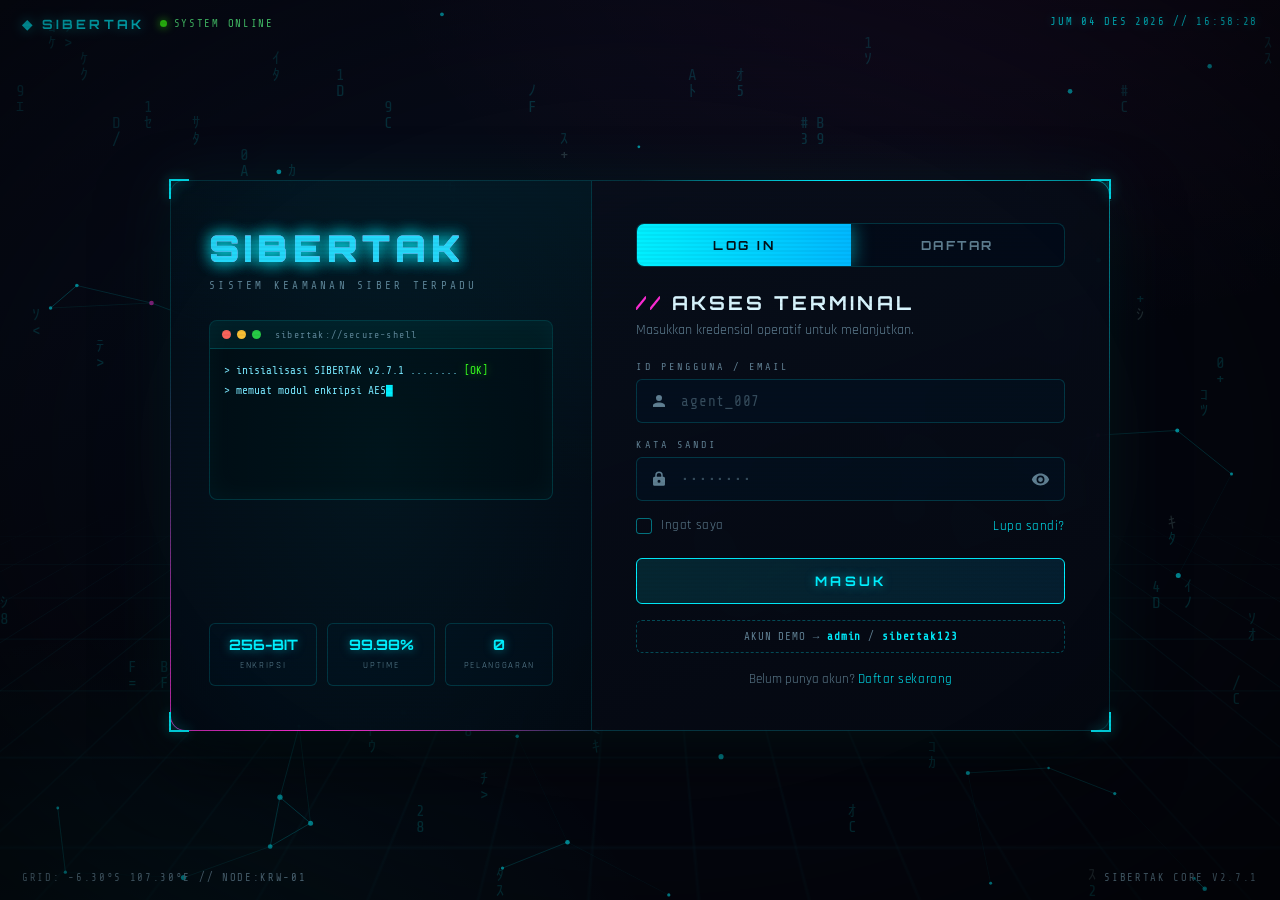
<file: index.html>
<!DOCTYPE html>
<html lang="id">
<head>
  <meta charset="UTF-8">
  <meta name="viewport" content="width=device-width, initial-scale=1.0">
  <title>SIBERTAK // Cyber Access Terminal</title>
  <meta name="description" content="SIBERTAK — Sistem Keamanan Siber Terpadu. Portal login & registrasi operatif.">
  <link rel="icon" href="data:image/svg+xml,<svg xmlns='http://www.w3.org/2000/svg' viewBox='0 0 24 24'><path fill='%2300f0ff' d='M12,1L3,5V11C3,16.55 6.84,21.74 12,23C17.16,21.74 21,16.55 21,11V5L12,1Z'/></svg>">
  <link rel="preconnect" href="https://fonts.googleapis.com">
  <link rel="preconnect" href="https://fonts.gstatic.com" crossorigin>
  <link href="https://fonts.googleapis.com/css2?family=Orbitron:wght@500;700;900&family=Rajdhani:wght@500;600;700&family=Share+Tech+Mono&display=swap" rel="stylesheet">
  <link rel="stylesheet" href="style.css">
</head>
<body>

  <!-- Latar belakang animasi -->
  <canvas id="matrix-canvas" aria-hidden="true"></canvas>
  <canvas id="net-canvas" aria-hidden="true"></canvas>
  <div class="grid-floor" aria-hidden="true"></div>
  <div class="scanlines" aria-hidden="true"></div>
  <div class="vignette" aria-hidden="true"></div>

  <!-- HUD -->
  <header class="hud hud-top-left">
    <span class="hud-logo">◆ SIBERTAK</span>
    <span class="hud-status"><i class="pulse-dot"></i>SYSTEM ONLINE</span>
  </header>
  <div class="hud hud-top-right" id="hud-clock">--:--:--</div>
  <div class="hud hud-bottom-left">GRID: -6.30°S 107.30°E // NODE:KRW-01</div>
  <div class="hud hud-bottom-right">SIBERTAK CORE v2.7.1</div>

  <!-- Kartu autentikasi -->
  <main class="auth-wrap">
    <section class="auth-card" id="auth-card">
      <span class="corner tl"></span>
      <span class="corner tr"></span>
      <span class="corner bl"></span>
      <span class="corner br"></span>

      <!-- Panel branding -->
      <aside class="brand-panel">
        <div class="brand-logo glitch" data-text="SIBERTAK">SIBERTAK</div>
        <p class="brand-sub">SISTEM KEAMANAN SIBER TERPADU</p>

        <div class="terminal">
          <div class="terminal-head">
            <span class="t-dot red"></span><span class="t-dot yellow"></span><span class="t-dot green"></span>
            <span class="t-title">sibertak://secure-shell</span>
          </div>
          <div class="terminal-body" id="terminal-body"></div>
        </div>

        <ul class="brand-stats">
          <li><b>256-BIT</b><span>ENKRIPSI</span></li>
          <li><b>99.98%</b><span>UPTIME</span></li>
          <li><b>0</b><span>PELANGGARAN</span></li>
        </ul>
      </aside>

      <!-- Panel formulir -->
      <div class="form-panel">
        <div class="tabs" id="tabs">
          <button type="button" class="tab active" data-tab="login">LOG IN</button>
          <button type="button" class="tab" data-tab="register">DAFTAR</button>
          <span class="tab-indicator" aria-hidden="true"></span>
        </div>

        <!-- ===== FORM LOGIN ===== -->
        <form id="login-form" class="auth-form active" novalidate>
          <h1 class="form-title">AKSES TERMINAL</h1>
          <p class="form-hint">Masukkan kredensial operatif untuk melanjutkan.</p>

          <div class="field">
            <label for="login-id">ID PENGGUNA / EMAIL</label>
            <div class="input-wrap">
              <svg class="icon" viewBox="0 0 24 24"><path d="M12,4A4,4 0 0,1 16,8A4,4 0 0,1 12,12A4,4 0 0,1 8,8A4,4 0 0,1 12,4M12,14C16.42,14 20,15.79 20,18V20H4V18C4,15.79 7.58,14 12,14Z"/></svg>
              <input type="text" id="login-id" class="input-text" placeholder="agent_007" autocomplete="username">
            </div>
            <p class="error-msg"></p>
          </div>

          <div class="field">
            <label for="login-pass">KATA SANDI</label>
            <div class="input-wrap">
              <svg class="icon" viewBox="0 0 24 24"><path d="M12,17A2,2 0 0,0 14,15A2,2 0 0,0 12,13A2,2 0 0,0 10,15A2,2 0 0,0 12,17M6,21A2,2 0 0,1 4,19V11A2,2 0 0,1 6,9H7V7A5,5 0 0,1 12,2A5,5 0 0,1 17,7V9H18A2,2 0 0,1 20,11V19A2,2 0 0,1 18,21H6M9,7V9H15V7A3,3 0 0,0 12,4A3,3 0 0,0 9,7Z"/></svg>
              <input type="password" id="login-pass" class="input-text input-pass" placeholder="••••••••" autocomplete="current-password">
              <button type="button" class="toggle-pass" aria-label="Tampilkan kata sandi">
                <svg class="icon-btn icon-on" viewBox="0 0 24 24"><path d="M12,9A3,3 0 0,0 9,12A3,3 0 0,0 12,15A3,3 0 0,0 15,12A3,3 0 0,0 12,9M12,17A5,5 0 0,1 7,12A5,5 0 0,1 12,7A5,5 0 0,1 17,12A5,5 0 0,1 12,17M12,4.5C7,4.5 2.73,7.61 1,12C2.73,16.39 7,19.5 12,19.5C17,19.5 21.27,16.39 23,12C21.27,7.61 17,4.5 12,4.5Z"/></svg>
                <svg class="icon-btn icon-off" viewBox="0 0 24 24"><path d="M11.83,9L15,12.16C15,12.11 15,12.05 15,12A3,3 0 0,0 12,9C11.94,9 11.89,9 11.83,9M7.53,9.8L9.08,11.35C9.03,11.56 9,11.77 9,12A3,3 0 0,0 12,15C12.22,15 12.44,14.97 12.65,14.92L14.2,16.47C13.53,16.8 12.79,17 12,17A5,5 0 0,1 7,12C7,11.21 7.2,10.47 7.53,9.8M2,4.27L4.28,6.55L4.73,7C3.08,8.3 1.78,10 1,12C2.73,16.39 7,19.5 12,19.5C13.55,19.5 15.03,19.2 16.38,18.68L16.81,19.1L19.73,22L21,20.73L3.27,3L2,4.27Z"/></svg>
              </button>
            </div>
            <p class="caps-warning hidden">▲ CAPS LOCK AKTIF</p>
            <p class="error-msg"></p>
          </div>

          <div class="form-row">
            <label class="checkbox">
              <input type="checkbox" id="remember">
              <span class="box"></span>Ingat saya
            </label>
            <a href="#" class="link" id="forgot-link">Lupa sandi?</a>
          </div>

          <button type="submit" class="btn-primary" id="login-btn"><span>MASUK</span></button>

          <div class="demo-hint">AKUN DEMO → <b>admin</b> / <b>sibertak123</b></div>
          <p class="switch-text">Belum punya akun? <a href="#" class="link" data-switch="register">Daftar sekarang</a></p>
        </form>

        <!-- ===== FORM REGISTRASI ===== -->
        <form id="register-form" class="auth-form" novalidate>
          <h1 class="form-title">REGISTRASI OPERATIF</h1>
          <p class="form-hint">Buat identitas digital baru dalam jaringan SIBERTAK.</p>

          <div class="field">
            <label for="reg-username">ID PENGGUNA</label>
            <div class="input-wrap">
              <svg class="icon" viewBox="0 0 24 24"><path d="M12,4A4,4 0 0,1 16,8A4,4 0 0,1 12,12A4,4 0 0,1 8,8A4,4 0 0,1 12,4M12,14C16.42,14 20,15.79 20,18V20H4V18C4,15.79 7.58,14 12,14Z"/></svg>
              <input type="text" id="reg-username" class="input-text" placeholder="night_fox" autocomplete="username">
            </div>
            <p class="error-msg"></p>
          </div>

          <div class="field">
            <label for="reg-email">EMAIL</label>
            <div class="input-wrap">
              <svg class="icon" viewBox="0 0 24 24"><path d="M20,8L12,13L4,8V6L12,11L20,6M20,4H4C2.89,4 2,4.89 2,6V18A2,2 0 0,0 4,20H20A2,2 0 0,0 22,18V6C22,4.89 21.1,4 20,4Z"/></svg>
              <input type="email" id="reg-email" class="input-text" placeholder="operative@sibertak.id" autocomplete="email">
            </div>
            <p class="error-msg"></p>
          </div>

          <div class="field">
            <label for="reg-pass">KATA SANDI</label>
            <div class="input-wrap">
              <svg class="icon" viewBox="0 0 24 24"><path d="M12,17A2,2 0 0,0 14,15A2,2 0 0,0 12,13A2,2 0 0,0 10,15A2,2 0 0,0 12,17M6,21A2,2 0 0,1 4,19V11A2,2 0 0,1 6,9H7V7A5,5 0 0,1 12,2A5,5 0 0,1 17,7V9H18A2,2 0 0,1 20,11V19A2,2 0 0,1 18,21H6M9,7V9H15V7A3,3 0 0,0 12,4A3,3 0 0,0 9,7Z"/></svg>
              <input type="password" id="reg-pass" class="input-text input-pass" placeholder="Minimal 8 karakter" autocomplete="new-password">
              <button type="button" class="toggle-pass" aria-label="Tampilkan kata sandi">
                <svg class="icon-btn icon-on" viewBox="0 0 24 24"><path d="M12,9A3,3 0 0,0 9,12A3,3 0 0,0 12,15A3,3 0 0,0 15,12A3,3 0 0,0 12,9M12,17A5,5 0 0,1 7,12A5,5 0 0,1 12,7A5,5 0 0,1 17,12A5,5 0 0,1 12,17M12,4.5C7,4.5 2.73,7.61 1,12C2.73,16.39 7,19.5 12,19.5C17,19.5 21.27,16.39 23,12C21.27,7.61 17,4.5 12,4.5Z"/></svg>
                <svg class="icon-btn icon-off" viewBox="0 0 24 24"><path d="M11.83,9L15,12.16C15,12.11 15,12.05 15,12A3,3 0 0,0 12,9C11.94,9 11.89,9 11.83,9M7.53,9.8L9.08,11.35C9.03,11.56 9,11.77 9,12A3,3 0 0,0 12,15C12.22,15 12.44,14.97 12.65,14.92L14.2,16.47C13.53,16.8 12.79,17 12,17A5,5 0 0,1 7,12C7,11.21 7.2,10.47 7.53,9.8M2,4.27L4.28,6.55L4.73,7C3.08,8.3 1.78,10 1,12C2.73,16.39 7,19.5 12,19.5C13.55,19.5 15.03,19.2 16.38,18.68L16.81,19.1L19.73,22L21,20.73L3.27,3L2,4.27Z"/></svg>
              </button>
            </div>
            <div class="strength" id="strength" data-level="0">
              <span class="seg"></span><span class="seg"></span><span class="seg"></span><span class="seg"></span>
              <span class="strength-label" id="strength-label">KEKUATAN: —</span>
            </div>
            <p class="caps-warning hidden">▲ CAPS LOCK AKTIF</p>
            <p class="error-msg"></p>
          </div>

          <div class="field">
            <label for="reg-confirm">KONFIRMASI KATA SANDI</label>
            <div class="input-wrap">
              <svg class="icon" viewBox="0 0 24 24"><path d="M12,1L3,5V11C3,16.55 6.84,21.74 12,23C17.16,21.74 21,16.55 21,11V5L12,1M12,7L17,9V12.1C17,15.3 14.9,18.3 12,19.2C9.1,18.3 7,15.3 7,12.1V9L12,7Z"/></svg>
              <input type="password" id="reg-confirm" class="input-text input-pass" placeholder="Ulangi kata sandi" autocomplete="new-password">
            </div>
            <p class="error-msg"></p>
          </div>

          <div class="field check-field" id="terms-field">
            <label class="checkbox">
              <input type="checkbox" id="terms">
              <span class="box"></span>Saya menyetujui <span class="hl">Syarat &amp; Ketentuan</span> SIBERTAK
            </label>
            <p class="error-msg"></p>
          </div>

          <button type="submit" class="btn-primary" id="reg-btn"><span>BUAT AKUN</span></button>
          <p class="switch-text">Sudah punya akun? <a href="#" class="link" data-switch="login">Masuk di sini</a></p>
        </form>
      </div>
    </section>
  </main>

  <!-- Notifikasi -->
  <div class="toast-stack" id="toast-stack" aria-live="polite"></div>

  <!-- Overlay hasil (diterima / ditolak) -->
  <div class="overlay hidden" id="result-overlay">
    <div class="overlay-text" id="overlay-text">AKSES DIBERIKAN</div>
  </div>

  <script src="script.js"></script>
</body>
</html>
</file>
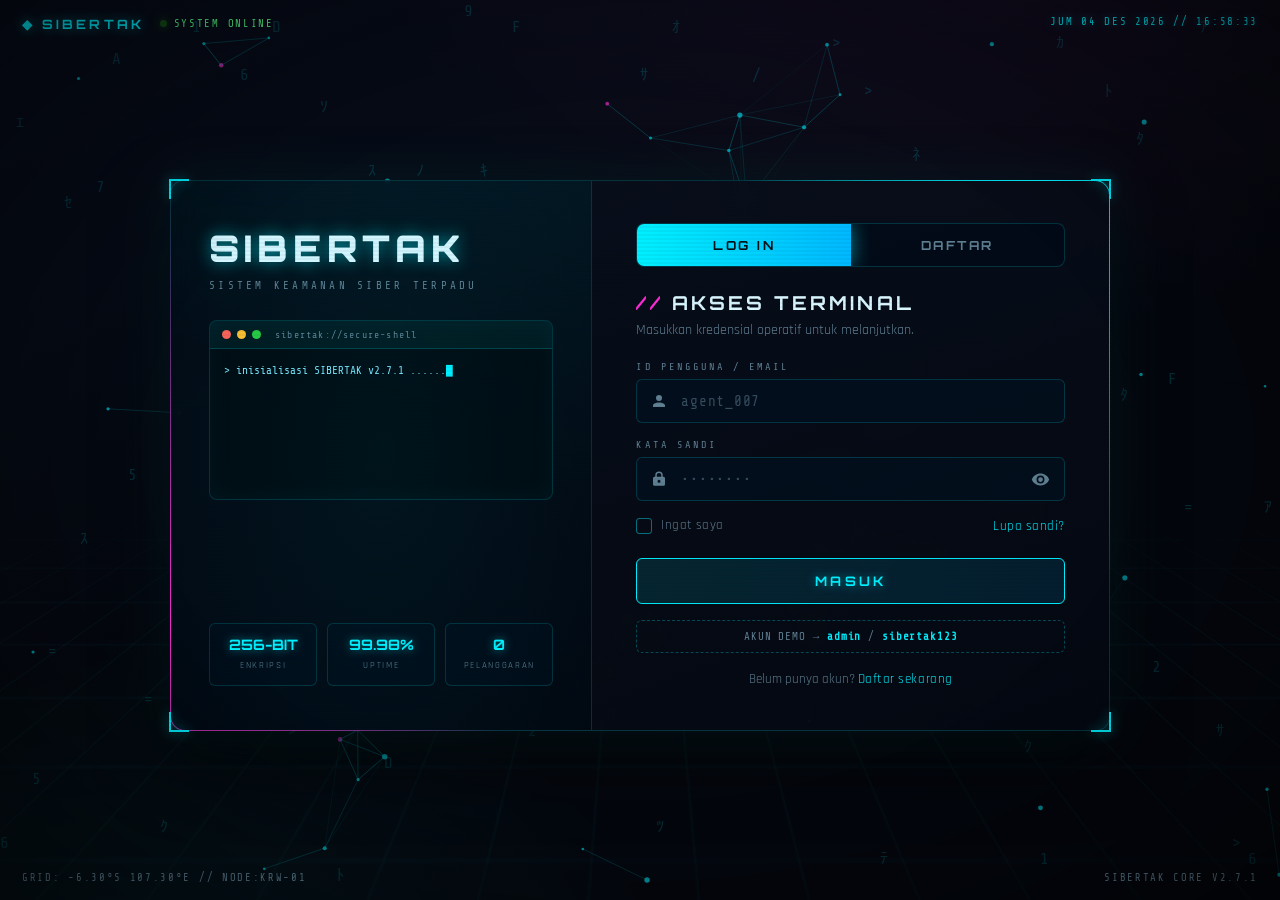
<file: dashboard.html>
<!DOCTYPE html>
<html lang="id">
<head>
  <meta charset="UTF-8">
  <meta name="viewport" content="width=device-width, initial-scale=1.0">
  <title>SIBERTAK // Command Dashboard</title>
  <link rel="icon" href="data:image/svg+xml,<svg xmlns='http://www.w3.org/2000/svg' viewBox='0 0 24 24'><path fill='%2300f0ff' d='M12,1L3,5V11C3,16.55 6.84,21.74 12,23C17.16,21.74 21,16.55 21,11V5L12,1Z'/></svg>">
  <link rel="preconnect" href="https://fonts.googleapis.com">
  <link rel="preconnect" href="https://fonts.gstatic.com" crossorigin>
  <link href="https://fonts.googleapis.com/css2?family=Orbitron:wght@500;700;900&family=Rajdhani:wght@500;600;700&family=Share+Tech+Mono&display=swap" rel="stylesheet">
  <link rel="stylesheet" href="style.css">
</head>
<body>

  <canvas id="matrix-canvas" aria-hidden="true"></canvas>
  <canvas id="net-canvas" aria-hidden="true"></canvas>
  <div class="grid-floor" aria-hidden="true"></div>
  <div class="scanlines" aria-hidden="true"></div>
  <div class="vignette" aria-hidden="true"></div>

  <header class="hud hud-top-left">
    <span class="hud-logo">◆ SIBERTAK</span>
    <span class="hud-status"><i class="pulse-dot"></i>SYSTEM ONLINE</span>
  </header>
  <div class="hud hud-top-right" id="hud-clock">--:--:--</div>
  <div class="hud hud-bottom-left">GRID: -6.30°S 107.30°E // NODE:KRW-01</div>
  <div class="hud hud-bottom-right">SIBERTAK CORE v2.7.1</div>

  <main class="dash-wrap">
    <div class="dash-head">
      <div class="dash-user">
        <div class="avatar" id="dash-initial">?</div>
        <div>
          <p class="dash-welcome">SELAMAT DATANG KEMBALI,</p>
          <h1 class="dash-name" id="dash-username">—</h1>
          <p class="dash-meta">PERAN: <b>OPERATIF • LEVEL 3</b> &nbsp;//&nbsp; ANGGOTA SEJAK: <b id="dash-since">—</b></p>
        </div>
      </div>
      <button type="button" class="btn-logout" id="logout-btn">KELUAR</button>
    </div>

    <div class="dash-grid">
      <section class="panel panel-welcome">
        <h3>// STATUS SESI</h3>
        <div class="kv"><span class="k">STATUS AKSES</span><span class="v ok">DIBERIKAN ●</span></div>
        <div class="kv"><span class="k">WAKTU LOGIN</span><span class="v" id="dash-login">—</span></div>
        <div class="kv"><span class="k">TERMINAL</span><span class="v">KRW-01 / SECURE</span></div>
        <div class="kv"><span class="k">ENKRIPSI KANAL</span><span class="v">AES-256-GCM</span></div>
        <div class="kv"><span class="k">KEBAIJAN API</span><span class="v">TLS 1.3 / HSTS</span></div>
      </section>

      <section class="panel panel-stats">
        <h3>// TELEMETRI SISTEM</h3>
        <div class="stat-row">
          <div class="stat-top"><span>CPU INTI</span><span class="val" id="cpu-val">0%</span></div>
          <div class="bar"><div class="bar-fill" id="cpu-fill"></div></div>
        </div>
        <div class="stat-row">
          <div class="stat-top"><span>MEMORI</span><span class="val" id="ram-val">0%</span></div>
          <div class="bar"><div class="bar-fill" id="ram-fill"></div></div>
        </div>
        <div class="stat-row">
          <div class="stat-top"><span>LALU LINTAS JARINGAN</span><span class="val" id="net-val">0%</span></div>
          <div class="bar"><div class="bar-fill" id="net-fill"></div></div>
        </div>
      </section>

      <section class="panel panel-log">
        <h3>// LOG AKTIVITAS</h3>
        <ul class="log-list" id="log-list"></ul>
      </section>
    </div>
  </main>

  <div class="toast-stack" id="toast-stack" aria-live="polite"></div>

  <div class="overlay hidden" id="result-overlay">
    <div class="overlay-text" id="overlay-text">AKSES DIBERIKAN</div>
  </div>

  <script src="script.js"></script>
</body>
</html>
</file>
<file: style.css>
/* ==========================================================================
   SIBERTAK — Cyber Access Terminal
   style.css — Tema cyber gelap, neon cyan/magenta, glassmorphism
   ========================================================================== */

/* ---------- 1. TOKEN & RESET ---------- */
:root {
  --bg:        #05080f;
  --bg-2:      #0a0f1e;
  --panel:     rgba(9, 16, 30, 0.82);
  --cyan:      #00f0ff;
  --cyan-soft: rgba(0, 240, 255, 0.16);
  --magenta:   #ff2bd6;
  --green:     #39ff14;
  --danger:    #ff3860;
  --warn:      #ffb020;
  --text:      #d9f6ff;
  --muted:     #5f7f92;
  --border:    rgba(0, 240, 255, 0.18);

  --font-display: 'Orbitron', 'Segoe UI', sans-serif;
  --font-body:    'Rajdhani', 'Segoe UI', sans-serif;
  --font-mono:    'Share Tech Mono', 'Courier New', monospace;
}

* { margin: 0; padding: 0; box-sizing: border-box; }

html { scroll-behavior: smooth; }

body {
  min-height: 100vh;
  background:
    radial-gradient(1100px 700px at 80% -10%, rgba(255, 43, 214, 0.07), transparent 60%),
    radial-gradient(900px 600px at 10% 110%, rgba(0, 240, 255, 0.08), transparent 60%),
    linear-gradient(160deg, var(--bg-2), var(--bg) 55%);
  color: var(--text);
  font-family: var(--font-body);
  overflow-x: hidden;
}

::selection { background: var(--cyan); color: #031018; }

::-webkit-scrollbar { width: 10px; }
::-webkit-scrollbar-track { background: var(--bg); }
::-webkit-scrollbar-thumb { background: rgba(0, 240, 255, 0.25); border-radius: 6px; }
::-webkit-scrollbar-thumb:hover { background: rgba(0, 240, 255, 0.45); }

.hidden { display: none !important; }

/* ---------- 2. LATAR BELAKANG ---------- */
#matrix-canvas, #net-canvas {
  position: fixed;
  inset: 0;
  width: 100%;
  height: 100%;
  pointer-events: none;
}
#matrix-canvas { opacity: 0.16; z-index: 0; }
#net-canvas   { opacity: 0.85; z-index: 1; }

.grid-floor {
  position: fixed;
  left: -20%;
  right: -20%;
  bottom: -12%;
  height: 55%;
  z-index: 0;
  pointer-events: none;
  background-image:
    linear-gradient(rgba(0, 240, 255, 0.09) 1px, transparent 1px),
    linear-gradient(90deg, rgba(0, 240, 255, 0.09) 1px, transparent 1px);
  background-size: 46px 46px;
  transform: perspective(520px) rotateX(62deg);
  transform-origin: top center;
  animation: grid-move 3.2s linear infinite;
  opacity: 0.55;
  -webkit-mask-image: linear-gradient(to bottom, transparent, #000 35%, transparent 96%);
          mask-image: linear-gradient(to bottom, transparent, #000 35%, transparent 96%);
}
@keyframes grid-move { from { background-position-y: 0; } to { background-position-y: 46px; } }

.scanlines {
  position: fixed;
  inset: 0;
  z-index: 80;
  pointer-events: none;
  background: repeating-linear-gradient(
    to bottom,
    transparent 0px, transparent 2px,
    rgba(0, 0, 0, 0.16) 3px, transparent 4px
  );
  opacity: 0.5;
  mix-blend-mode: multiply;
}

.vignette {
  position: fixed;
  inset: 0;
  z-index: 79;
  pointer-events: none;
  background: radial-gradient(ellipse at center, transparent 55%, rgba(0, 0, 0, 0.5) 100%);
}

/* ---------- 3. HUD ---------- */
.hud {
  position: fixed;
  z-index: 60;
  display: flex;
  align-items: center;
  gap: 16px;
  font-family: var(--font-mono);
  font-size: 0.66rem;
  letter-spacing: 0.16em;
  color: var(--muted);
  pointer-events: none;
  text-transform: uppercase;
}
.hud-top-left     { top: 16px; left: 22px; }
.hud-top-right    { top: 16px; right: 22px; color: var(--cyan); text-shadow: 0 0 10px rgba(0,240,255,.45); }
.hud-bottom-left  { bottom: 16px; left: 22px; }
.hud-bottom-right { bottom: 16px; right: 22px; }

.hud-logo {
  color: var(--cyan);
  font-family: var(--font-display);
  font-weight: 700;
  font-size: 0.8rem;
  letter-spacing: 0.24em;
  text-shadow: 0 0 12px rgba(0, 240, 255, 0.55);
}
.hud-status { color: #59ff8a; }

.pulse-dot {
  display: inline-block;
  width: 7px; height: 7px;
  margin-right: 7px;
  border-radius: 50%;
  background: var(--green);
  box-shadow: 0 0 9px var(--green);
  animation: pulse 1.6s ease-in-out infinite;
}
@keyframes pulse { 50% { opacity: 0.25; } }

/* ---------- 4. LAYOUT AUTENTIKASI ---------- */
.auth-wrap {
  position: relative;
  z-index: 10;
  min-height: 100vh;
  display: grid;
  place-items: center;
  padding: 90px 16px 80px;
}

.auth-card {
  position: relative;
  width: min(940px, 100%);
  display: grid;
  grid-template-columns: 1.02fr 1.25fr;
  border-radius: 14px;
  border: 1px solid var(--border);
  background: linear-gradient(160deg, var(--panel), rgba(5, 9, 18, 0.9));
  backdrop-filter: blur(16px);
  -webkit-backdrop-filter: blur(16px);
  box-shadow:
    0 0 60px rgba(0, 240, 255, 0.07),
    0 30px 70px rgba(0, 0, 0, 0.6);
  transition: transform 0.15s ease-out;
  will-change: transform;
}

/* Bingkai neon berputar (conic gradient) */
@property --angle { syntax: '<angle>'; initial-value: 0deg; inherits: false; }
.auth-card::before {
  content: '';
  position: absolute;
  inset: -1px;
  border-radius: 15px;
  padding: 1px;
  background: conic-gradient(from var(--angle),
    transparent 0%, var(--cyan) 10%, transparent 24%,
    transparent 52%, var(--magenta) 64%, transparent 78%);
  -webkit-mask: linear-gradient(#000 0 0) content-box, linear-gradient(#000 0 0);
  -webkit-mask-composite: xor;
          mask: linear-gradient(#000 0 0) content-box, linear-gradient(#000 0 0);
          mask-composite: exclude;
  animation: spin-border 7s linear infinite;
  pointer-events: none;
  z-index: 2;
}
@keyframes spin-border { to { --angle: 360deg; } }

/* Sudut dekoratif */
.corner {
  position: absolute;
  width: 20px; height: 20px;
  z-index: 3;
  border: 2px solid var(--cyan);
  filter: drop-shadow(0 0 6px rgba(0, 240, 255, 0.65));
}
.corner.tl { top: -2px; left: -2px;  border-right: none; border-bottom: none; }
.corner.tr { top: -2px; right: -2px; border-left: none;  border-bottom: none; }
.corner.bl { bottom: -2px; left: -2px;  border-right: none; border-top: none; }
.corner.br { bottom: -2px; right: -2px; border-left: none;  border-top: none; }

.auth-card.shake { animation: shake 0.45s ease; }

/* ---------- 5. PANEL BRANDING ---------- */
.brand-panel {
  position: relative;
  padding: 44px 38px;
  border-right: 1px solid var(--border);
  background:
    linear-gradient(200deg, rgba(0, 240, 255, 0.05), transparent 45%),
    rgba(2, 6, 14, 0.45);
  border-radius: 14px 0 0 14px;
  overflow: hidden;
  display: flex;
  flex-direction: column;
}
.brand-panel::after {
  content: '';
  position: absolute;
  top: -60%; left: -30%;
  width: 160%; height: 220%;
  background: radial-gradient(closest-side, rgba(0, 240, 255, 0.06), transparent);
  pointer-events: none;
}

.brand-logo {
  font-family: var(--font-display);
  font-weight: 900;
  font-size: clamp(1.7rem, 3.2vw, 2.3rem);
  letter-spacing: 0.14em;
  color: var(--text);
  text-shadow: 0 0 16px rgba(0, 240, 255, 0.6);
  position: relative;
}

/* Efek glitch */
.glitch::before, .glitch::after {
  content: attr(data-text);
  position: absolute;
  inset: 0;
  opacity: 0.85;
  pointer-events: none;
}
.glitch::before {
  color: var(--magenta);
  animation: glitch-a 3.1s infinite steps(1);
}
.glitch::after {
  color: var(--cyan);
  animation: glitch-b 2.7s infinite steps(1);
}
@keyframes glitch-a {
  0%, 76%, 100% { clip-path: inset(0 0 100% 0); transform: none; }
  78% { clip-path: inset(10% 0 62% 0); transform: translate(-4px, -2px); }
  83% { clip-path: inset(58% 0 20% 0); transform: translate(4px, 1px); }
  88% { clip-path: inset(82% 0 4% 0);  transform: translate(-3px, 2px); }
  93% { clip-path: inset(32% 0 46% 0); transform: translate(3px, -1px); }
}
@keyframes glitch-b {
  0%, 70%, 100% { clip-path: inset(0 0 100% 0); transform: none; }
  72% { clip-path: inset(64% 0 12% 0); transform: translate(4px, 2px); }
  79% { clip-path: inset(8% 0 74% 0);  transform: translate(-4px, -1px); }
  86% { clip-path: inset(40% 0 38% 0); transform: translate(2px, 2px); }
  92% { clip-path: inset(74% 0 10% 0); transform: translate(-2px, -2px); }
}

.brand-sub {
  margin-top: 8px;
  font-family: var(--font-mono);
  font-size: 0.68rem;
  letter-spacing: 0.3em;
  color: var(--muted);
}

/* Terminal palsu dengan efek ketik */
.terminal {
  margin-top: 28px;
  background: rgba(0, 7, 14, 0.75);
  border: 1px solid var(--border);
  border-radius: 8px;
  box-shadow: inset 0 0 26px rgba(0, 240, 255, 0.05);
  overflow: hidden;
}
.terminal-head {
  display: flex;
  align-items: center;
  gap: 6px;
  padding: 8px 12px;
  background: rgba(0, 240, 255, 0.06);
  border-bottom: 1px solid var(--border);
}
.t-dot { width: 9px; height: 9px; border-radius: 50%; }
.t-dot.red    { background: #ff5f56; }
.t-dot.yellow { background: #ffbd2e; }
.t-dot.green  { background: #27c93f; }
.t-title {
  margin-left: 8px;
  font-family: var(--font-mono);
  font-size: 0.62rem;
  letter-spacing: 0.12em;
  color: var(--muted);
}
.terminal-body {
  padding: 12px 14px 16px;
  height: 150px;
  overflow: hidden;
  font-family: var(--font-mono);
  font-size: 0.7rem;
  line-height: 1.8;
  color: #7de8ff;
}
.terminal-body .tl { white-space: nowrap; overflow: hidden; }
.terminal-body .ok  { color: var(--green); text-shadow: 0 0 8px rgba(57, 255, 20, 0.5); }
.terminal-body .cursor {
  display: inline-block;
  color: var(--cyan);
  animation: blink 1s steps(1) infinite;
}
@keyframes blink { 50% { opacity: 0; } }

.brand-stats {
  list-style: none;
  display: flex;
  gap: 10px;
  margin-top: auto;
  padding-top: 28px;
}
.brand-stats li {
  flex: 1;
  text-align: center;
  padding: 11px 6px;
  border: 1px solid rgba(0, 240, 255, 0.16);
  border-radius: 6px;
  background: rgba(0, 15, 30, 0.45);
  transition: border-color 0.25s, box-shadow 0.25s;
}
.brand-stats li:hover {
  border-color: rgba(0, 240, 255, 0.5);
  box-shadow: 0 0 16px rgba(0, 240, 255, 0.15);
}
.brand-stats b {
  display: block;
  font-family: var(--font-display);
  font-size: 0.9rem;
  color: var(--cyan);
  text-shadow: 0 0 10px rgba(0, 240, 255, 0.5);
}
.brand-stats span {
  font-size: 0.58rem;
  letter-spacing: 0.18em;
  color: var(--muted);
}

/* ---------- 6. PANEL FORM ---------- */
.form-panel { padding: 42px 44px; }

.tabs {
  position: relative;
  display: flex;
  border: 1px solid var(--border);
  border-radius: 8px;
  background: rgba(0, 12, 26, 0.55);
  overflow: hidden;
}
.tab {
  position: relative;
  z-index: 1;
  flex: 1;
  padding: 13px 8px;
  background: none;
  border: none;
  color: var(--muted);
  font-family: var(--font-display);
  font-size: 0.78rem;
  font-weight: 700;
  letter-spacing: 0.2em;
  cursor: pointer;
  transition: color 0.3s;
}
.tab:hover { color: var(--text); }
.tab.active { color: #031018; }
.tab-indicator {
  position: absolute;
  top: 0; left: 0;
  width: 50%; height: 100%;
  background: linear-gradient(90deg, var(--cyan), #00b8ff);
  box-shadow: 0 0 20px rgba(0, 240, 255, 0.55);
  transition: transform 0.35s cubic-bezier(0.7, 0, 0.3, 1);
}
.tabs.register .tab-indicator { transform: translateX(100%); }

.auth-form { display: none; }
.auth-form.active { display: block; animation: form-in 0.4s ease both; }
@keyframes form-in {
  from { opacity: 0; transform: translateX(26px); }
  to   { opacity: 1; transform: none; }
}

.form-title {
  margin: 24px 0 6px;
  font-family: var(--font-display);
  font-size: 1.2rem;
  font-weight: 700;
  letter-spacing: 0.16em;
  color: var(--text);
}
.form-title::before { content: '// '; color: var(--magenta); }
.form-hint { font-size: 0.85rem; color: var(--muted); margin-bottom: 22px; }

/* --- Field --- */
.field { margin-bottom: 16px; }
.field label {
  display: block;
  margin-bottom: 7px;
  font-family: var(--font-mono);
  font-size: 0.64rem;
  letter-spacing: 0.2em;
  color: var(--muted);
}

.input-wrap { position: relative; display: flex; align-items: center; }

.input-wrap .icon {
  position: absolute;
  left: 14px;
  width: 18px; height: 18px;
  fill: var(--muted);
  transition: fill 0.25s, filter 0.25s;
  pointer-events: none;
}
.input-wrap:focus-within .icon {
  fill: var(--cyan);
  filter: drop-shadow(0 0 6px rgba(0, 240, 255, 0.7));
}

input.input-text {
  width: 100%;
  padding: 13px 44px 13px 44px;
  background: rgba(0, 18, 36, 0.5);
  border: 1px solid rgba(0, 240, 255, 0.18);
  border-radius: 6px;
  color: var(--text);
  font-family: var(--font-mono);
  font-size: 0.9rem;
  letter-spacing: 0.05em;
  outline: none;
  transition: border-color 0.25s, box-shadow 0.25s, background 0.25s;
}
input.input-text::placeholder { color: rgba(95, 127, 146, 0.55); }
input.input-text:focus {
  border-color: var(--cyan);
  background: rgba(0, 28, 52, 0.6);
  box-shadow:
    0 0 0 1px var(--cyan),
    0 0 20px rgba(0, 240, 255, 0.22),
    inset 0 0 14px rgba(0, 240, 255, 0.06);
}

/* Tombol mata (lihat sandi) */
.toggle-pass {
  position: absolute;
  right: 8px;
  display: grid;
  place-items: center;
  width: 34px; height: 34px;
  background: none;
  border: none;
  cursor: pointer;
  border-radius: 6px;
  transition: background 0.2s;
}
.toggle-pass:hover { background: rgba(0, 240, 255, 0.1); }
.toggle-pass .icon-btn {
  width: 19px; height: 19px;
  fill: var(--muted);
  transition: fill 0.2s;
}
.toggle-pass:hover .icon-btn { fill: var(--cyan); }
.toggle-pass .icon-off { display: none; }
.toggle-pass.showing .icon-on  { display: none; }
.toggle-pass.showing .icon-off { display: block; }

/* Peringatan caps lock */
.caps-warning {
  margin-top: 6px;
  font-family: var(--font-mono);
  font-size: 0.66rem;
  letter-spacing: 0.12em;
  color: var(--warn);
  text-shadow: 0 0 8px rgba(255, 176, 32, 0.4);
}

/* Pesan error */
.error-msg {
  display: none;
  margin-top: 6px;
  font-family: var(--font-mono);
  font-size: 0.68rem;
  letter-spacing: 0.04em;
  color: #ff6b8a;
}
.field.invalid .error-msg { display: block; }
.field.invalid input.input-text {
  border-color: var(--danger);
  box-shadow: 0 0 14px rgba(255, 56, 96, 0.28);
  animation: shake 0.35s ease;
}
@keyframes shake {
  0%, 100% { transform: translateX(0); }
  20% { transform: translateX(-6px); }
  40% { transform: translateX(6px); }
  60% { transform: translateX(-4px); }
  80% { transform: translateX(4px); }
}

/* Meter kekuatan sandi */
.strength {
  display: flex;
  align-items: center;
  gap: 6px;
  margin-top: 9px;
}
.strength .seg {
  flex: 1;
  height: 4px;
  border-radius: 2px;
  background: rgba(0, 240, 255, 0.12);
  transition: background 0.3s, box-shadow 0.3s;
}
.strength[data-level="1"] .seg.on { background: var(--danger);   box-shadow: 0 0 8px rgba(255,56,96,.6); }
.strength[data-level="2"] .seg.on { background: var(--warn);     box-shadow: 0 0 8px rgba(255,176,32,.6); }
.strength[data-level="3"] .seg.on { background: var(--cyan);     box-shadow: 0 0 8px rgba(0,240,255,.6); }
.strength[data-level="4"] .seg.on { background: var(--green);    box-shadow: 0 0 8px rgba(57,255,20,.6); }
.strength-label {
  margin-left: 4px;
  font-family: var(--font-mono);
  font-size: 0.6rem;
  letter-spacing: 0.14em;
  color: var(--muted);
  white-space: nowrap;
}

/* Checkbox kustom */
.checkbox {
  display: flex;
  align-items: center;
  gap: 9px;
  cursor: pointer;
  font-size: 0.82rem;
  color: var(--muted);
  user-select: none;
  letter-spacing: 0.03em;
}
.checkbox .hl { color: var(--cyan); }
.checkbox input { position: absolute; opacity: 0; width: 0; height: 0; }
.checkbox .box {
  position: relative;
  flex-shrink: 0;
  width: 16px; height: 16px;
  border: 1px solid rgba(0, 240, 255, 0.45);
  border-radius: 3px;
  transition: background 0.2s, box-shadow 0.2s;
}
.checkbox input:checked + .box {
  background: var(--cyan);
  box-shadow: 0 0 12px rgba(0, 240, 255, 0.55);
}
.checkbox input:checked + .box::after {
  content: '';
  position: absolute;
  left: 5px; top: 1px;
  width: 4px; height: 9px;
  border: solid #031018;
  border-width: 0 2px 2px 0;
  transform: rotate(45deg);
}
.check-field.invalid .checkbox { color: #ff6b8a; }
.check-field.invalid .box { border-color: var(--danger); box-shadow: 0 0 10px rgba(255,56,96,.4); }

.form-row {
  display: flex;
  align-items: center;
  justify-content: space-between;
  gap: 10px;
  margin: 4px 0 20px;
}

.link {
  color: var(--cyan);
  text-decoration: none;
  font-size: 0.8rem;
  letter-spacing: 0.04em;
  transition: text-shadow 0.2s;
}
.link:hover { text-shadow: 0 0 10px rgba(0, 240, 255, 0.7); }

/* Tombol utama */
.btn-primary {
  position: relative;
  width: 100%;
  margin-top: 4px;
  padding: 14px;
  border: 1px solid var(--cyan);
  border-radius: 6px;
  background: linear-gradient(90deg, rgba(0, 240, 255, 0.12), rgba(0, 184, 255, 0.12));
  color: var(--cyan);
  font-family: var(--font-display);
  font-size: 0.82rem;
  font-weight: 700;
  letter-spacing: 0.26em;
  cursor: pointer;
  overflow: hidden;
  text-shadow: 0 0 10px rgba(0, 240, 255, 0.5);
  transition: background 0.3s, color 0.3s, box-shadow 0.3s, transform 0.1s;
}
.btn-primary span { position: relative; z-index: 1; }
.btn-primary::after {
  content: '';
  position: absolute;
  top: 0; left: -130%;
  width: 55%; height: 100%;
  background: linear-gradient(105deg, transparent, rgba(255, 255, 255, 0.35), transparent);
  transform: skewX(-22deg);
  transition: left 0.55s ease;
}
.btn-primary:hover {
  background: var(--cyan);
  color: #031018;
  text-shadow: none;
  box-shadow: 0 0 28px rgba(0, 240, 255, 0.55);
}
.btn-primary:hover::after { left: 150%; }
.btn-primary:active { transform: scale(0.985); }
.btn-primary.loading { pointer-events: none; opacity: 0.8; }
.btn-primary.loading span::before {
  content: '';
  display: inline-block;
  width: 12px; height: 12px;
  margin-right: 9px;
  vertical-align: -2px;
  border: 2px solid rgba(0, 240, 255, 0.35);
  border-top-color: currentColor;
  border-radius: 50%;
  animation: spin 0.7s linear infinite;
}
@keyframes spin { to { transform: rotate(360deg); } }

.demo-hint {
  margin-top: 16px;
  padding: 9px 10px;
  border: 1px dashed rgba(0, 240, 255, 0.28);
  border-radius: 6px;
  text-align: center;
  font-family: var(--font-mono);
  font-size: 0.68rem;
  letter-spacing: 0.08em;
  color: var(--muted);
}
.demo-hint b { color: var(--cyan); }

.switch-text {
  margin-top: 18px;
  text-align: center;
  font-size: 0.82rem;
  color: var(--muted);
}

/* ---------- 7. TOAST ---------- */
.toast-stack {
  position: fixed;
  top: 72px;
  right: 18px;
  z-index: 90;
  display: flex;
  flex-direction: column;
  gap: 10px;
  max-width: min(340px, calc(100vw - 36px));
}
.toast {
  display: flex;
  gap: 10px;
  align-items: flex-start;
  padding: 12px 14px;
  background: rgba(7, 14, 26, 0.95);
  border: 1px solid rgba(0, 240, 255, 0.25);
  border-left: 3px solid var(--cyan);
  border-radius: 6px;
  font-family: var(--font-mono);
  font-size: 0.76rem;
  line-height: 1.5;
  color: var(--text);
  box-shadow: 0 10px 26px rgba(0, 0, 0, 0.55), 0 0 18px rgba(0, 240, 255, 0.08);
  cursor: pointer;
  animation: toast-in 0.35s cubic-bezier(0.2, 0.9, 0.3, 1.2);
}
.toast .toast-icon { line-height: 1.5; }
.toast.success { border-left-color: var(--green); }
.toast.success .toast-icon { color: var(--green); }
.toast.error { border-left-color: var(--danger); }
.toast.error .toast-icon { color: var(--danger); }
.toast.info { border-left-color: var(--cyan); }
.toast.info .toast-icon { color: var(--cyan); }
.toast.out { animation: toast-out 0.3s ease forwards; }
@keyframes toast-in  { from { opacity: 0; transform: translateX(46px); } }
@keyframes toast-out { to   { opacity: 0; transform: translateX(46px); } }

/* ---------- 8. OVERLAY HASIL ---------- */
.overlay {
  position: fixed;
  inset: 0;
  z-index: 100;
  display: grid;
  place-items: center;
  background: rgba(2, 6, 12, 0.88);
  backdrop-filter: blur(6px);
  -webkit-backdrop-filter: blur(6px);
  opacity: 0;
  pointer-events: none;
  transition: opacity 0.25s ease;
}
.overlay.show { opacity: 1; }
.overlay-text {
  font-family: var(--font-display);
  font-weight: 900;
  font-size: clamp(1.5rem, 5vw, 2.8rem);
  letter-spacing: 0.22em;
  color: var(--green);
  text-shadow: 0 0 34px rgba(57, 255, 20, 0.8);
  text-align: center;
  padding: 0 20px;
}
.overlay.danger .overlay-text {
  color: var(--danger);
  text-shadow: 0 0 34px rgba(255, 56, 96, 0.8);
  animation: glitch-text 0.4s steps(2) infinite;
}
@keyframes glitch-text {
  0%   { transform: translate(0); }
  25%  { transform: translate(-3px, 1px); }
  50%  { transform: translate(3px, -1px); }
  75%  { transform: translate(-2px, -2px); }
  100% { transform: translate(0); }
}
.overlay.show .overlay-text { animation: overlay-zoom 0.5s cubic-bezier(0.2, 0.9, 0.3, 1.3); }
@keyframes overlay-zoom { from { transform: scale(0.65); opacity: 0; } }

/* ---------- 9. DASHBOARD ---------- */
.dash-wrap {
  position: relative;
  z-index: 10;
  min-height: 100vh;
  width: min(1040px, 100%);
  margin: 0 auto;
  padding: 96px 18px 70px;
}

.dash-head {
  display: flex;
  align-items: center;
  justify-content: space-between;
  gap: 18px;
  flex-wrap: wrap;
}

.dash-user { display: flex; align-items: center; gap: 18px; }

.avatar {
  width: 64px; height: 64px;
  display: grid;
  place-items: center;
  border-radius: 50%;
  border: 2px solid var(--cyan);
  background: radial-gradient(circle, rgba(0, 240, 255, 0.16), rgba(0, 20, 40, 0.6));
  box-shadow: 0 0 24px rgba(0, 240, 255, 0.4);
  font-family: var(--font-display);
  font-weight: 900;
  font-size: 1.6rem;
  color: var(--cyan);
  text-shadow: 0 0 12px rgba(0, 240, 255, 0.7);
}

.dash-welcome {
  font-family: var(--font-mono);
  font-size: 0.64rem;
  letter-spacing: 0.26em;
  color: var(--muted);
}
.dash-name {
  font-family: var(--font-display);
  font-size: clamp(1.2rem, 3vw, 1.7rem);
  letter-spacing: 0.1em;
  color: var(--text);
  text-shadow: 0 0 14px rgba(0, 240, 255, 0.45);
}
.dash-meta {
  margin-top: 3px;
  font-family: var(--font-mono);
  font-size: 0.66rem;
  letter-spacing: 0.1em;
  color: var(--muted);
}
.dash-meta b { color: var(--cyan); }

.btn-logout {
  padding: 11px 26px;
  border: 1px solid var(--danger);
  border-radius: 6px;
  background: rgba(255, 56, 96, 0.08);
  color: var(--danger);
  font-family: var(--font-display);
  font-size: 0.72rem;
  font-weight: 700;
  letter-spacing: 0.24em;
  cursor: pointer;
  transition: background 0.25s, color 0.25s, box-shadow 0.25s;
}
.btn-logout:hover {
  background: var(--danger);
  color: #180205;
  box-shadow: 0 0 24px rgba(255, 56, 96, 0.5);
}

.dash-grid {
  display: grid;
  grid-template-columns: 1.1fr 0.9fr;
  grid-template-areas:
    "welcome stats"
    "log     log";
  gap: 16px;
  margin-top: 26px;
}
.panel {
  padding: 22px;
  border: 1px solid var(--border);
  border-radius: 10px;
  background: rgba(6, 12, 24, 0.62);
  backdrop-filter: blur(12px);
  -webkit-backdrop-filter: blur(12px);
  box-shadow: 0 14px 40px rgba(0, 0, 0, 0.4);
}
.panel h3 {
  margin-bottom: 16px;
  font-family: var(--font-display);
  font-size: 0.74rem;
  font-weight: 700;
  letter-spacing: 0.2em;
  color: var(--cyan);
  text-shadow: 0 0 10px rgba(0, 240, 255, 0.4);
}
.panel-welcome { grid-area: welcome; }
.panel-stats   { grid-area: stats; }
.panel-log     { grid-area: log; }

.kv {
  display: flex;
  justify-content: space-between;
  gap: 12px;
  padding: 9px 0;
  border-bottom: 1px dashed rgba(0, 240, 255, 0.12);
  font-family: var(--font-mono);
  font-size: 0.76rem;
  letter-spacing: 0.06em;
}
.kv:last-child { border-bottom: none; }
.kv .k { color: var(--muted); }
.kv .v { color: var(--text); }
.kv .v.ok { color: var(--green); text-shadow: 0 0 8px rgba(57, 255, 20, 0.45); }

.stat-row { margin-bottom: 15px; }
.stat-row:last-child { margin-bottom: 0; }
.stat-top {
  display: flex;
  justify-content: space-between;
  margin-bottom: 7px;
  font-family: var(--font-mono);
  font-size: 0.68rem;
  letter-spacing: 0.14em;
  color: var(--muted);
}
.stat-top .val { color: var(--cyan); }
.bar {
  height: 8px;
  border-radius: 4px;
  background: rgba(0, 240, 255, 0.1);
  overflow: hidden;
}
.bar-fill {
  height: 100%;
  width: 0%;
  border-radius: 4px;
  background: linear-gradient(90deg, #00c2ff, var(--cyan));
  box-shadow: 0 0 12px rgba(0, 240, 255, 0.6);
  transition: width 0.9s cubic-bezier(0.3, 0.8, 0.3, 1);
}
.bar-fill.hot { background: linear-gradient(90deg, #ff9d00, var(--warn)); box-shadow: 0 0 12px rgba(255,176,32,.6); }

.log-list { list-style: none; }
.log-list li {
  display: flex;
  gap: 14px;
  padding: 9px 2px;
  border-bottom: 1px dashed rgba(0, 240, 255, 0.1);
  font-family: var(--font-mono);
  font-size: 0.74rem;
}
.log-list li:last-child { border-bottom: none; }
.log-time { color: var(--muted); white-space: nowrap; }
.log-tag-ok { color: var(--green); white-space: nowrap; }
.log-tag-info { color: var(--cyan); white-space: nowrap; }
.log-msg { color: var(--text); }

/* ---------- 10. RESPONSIVE ---------- */
@media (max-width: 900px) {
  .auth-card { grid-template-columns: 1fr; }
  .brand-panel {
    border-right: none;
    border-bottom: 1px solid var(--border);
    border-radius: 14px 14px 0 0;
    padding: 32px 30px 26px;
  }
  .terminal-body { height: 118px; }
  .brand-stats { padding-top: 22px; }
  .form-panel { padding: 32px 30px 36px; }
  .hud-bottom-left { display: none; }
}

@media (max-width: 560px) {
  .auth-wrap { padding: 78px 12px 64px; }
  .brand-panel { padding: 26px 22px 20px; }
  .form-panel { padding: 26px 22px 30px; }
  .brand-stats { display: none; }
  .terminal { display: none; }
  .brand-sub { margin-bottom: 4px; }
  .hud-top-right { display: none; }
  .hud-bottom-right { display: none; }
  .form-row { flex-direction: column; align-items: flex-start; gap: 12px; }
  .dash-grid { grid-template-columns: 1fr; grid-template-areas: "welcome" "stats" "log"; }
}

/* ---------- 11. AKSESIBILITAS ---------- */
@media (prefers-reduced-motion: reduce) {
  *, *::before, *::after {
    animation-duration: 0.001s !important;
    animation-iteration-count: 1 !important;
    transition-duration: 0.001s !important;
  }
  #matrix-canvas, #net-canvas { display: none; }
}
</file>
